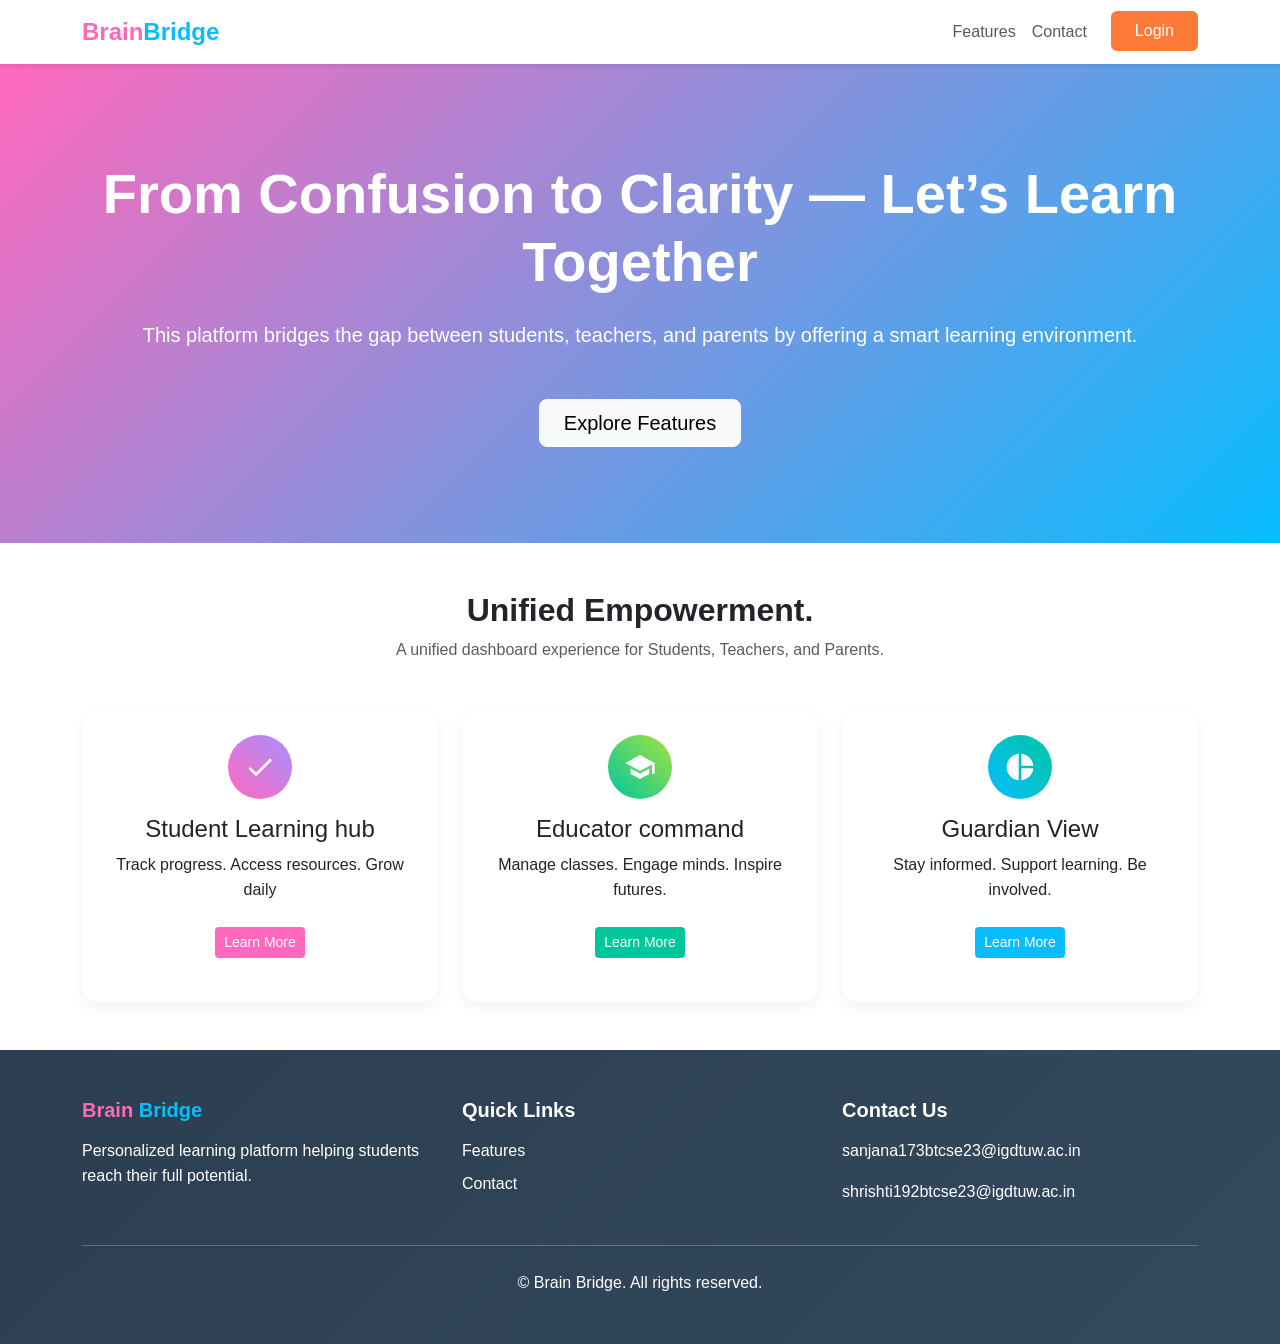
<file: BrainBridge/index.html>
<!DOCTYPE html>
<html lang="en">
<head>
    <meta charset="UTF-8">
    <meta name="viewport" content="width=device-width, initial-scale=1.0">
    <title>Brain Bridge</title>
    <link href="https://cdn.jsdelivr.net/npm/bootstrap@5.3.0/dist/css/bootstrap.min.css" rel="stylesheet">
    <link rel="stylesheet" href="style.css">
    <style>
        :root {
            --primary: #ff68bd;
            --secondary: #a6e23d;
            --accent1: #07bdff;
            --accent2: #a890ff;
            --accent3: #fd7a39;
            --accent4: #00c69e;
            --accent5: #f5e45f;
        }
        
        body {
            font-family: 'Segoe UI', Tahoma, Geneva, Verdana, sans-serif;
        }
        
        /* Gradient Background */
        .hero-section {
            background: linear-gradient(135deg, var(--primary), var(--accent1));
            color: white;
            padding: 6rem 0;
        }
        
        /* Feature Cards */
        .feature-card {
            border: none;
            border-radius: 15px;
            transition: transform 0.3s;
            margin-bottom: 20px;
            height: 100%;
            background: white;
            box-shadow: 0 5px 15px rgba(0,0,0,0.05);
        }
        .feature-card:hover {
            transform: translateY(-10px);
            box-shadow: 0 15px 30px rgba(0,0,0,0.1);
        }
        
        /* Color Classes for Features */
        .bg-feature1 { background: linear-gradient(45deg, var(--primary), var(--accent2)); }
        .bg-feature2 { background: linear-gradient(45deg, var(--accent4), var(--secondary)); }
        .bg-feature3 { background: linear-gradient(45deg, var(--accent1), var(--accent4)); }
        
        /* Navbar */
        .navbar-brand {
            font-weight: 700;
            font-size: 1.5rem;
        }
        
        /* Footer */
        footer {
            background: linear-gradient(135deg, #2c3e50, #34495e);
            color: white;
        }
    </style>
</head>
<body>
    <!-- Navigation -->
    <nav class="navbar navbar-expand-lg navbar-light bg-white sticky-top shadow-sm">
        <div class="container">
            <a class="navbar-brand fw-bold" href="#">
                <span style="color: var(--primary);">Brain</span><span style="color: var(--accent1);">Bridge</span>
            </a>
            <button class="navbar-toggler" type="button" data-bs-toggle="collapse" data-bs-target="#navbarNav">
                <span class="navbar-toggler-icon"></span>
            </button>
            <div class="collapse navbar-collapse" id="navbarNav">
                <ul class="navbar-nav ms-auto">
                    <li class="nav-item">
                        <a class="nav-link" href="#features">Features</a>
                    </li>
                   
                    <li class="nav-item">
                        <a class="nav-link" href="#contact">Contact</a>
                    </li>
                    <li class="nav-item ms-lg-3">
                        <a class="btn btn-primary" href="login.html" style="background: var(--accent3); border: none;">Login</a>
                    </li>
                </ul>
            </div>
        </div>
    </nav>

    <!-- Hero Section -->
    <section class="hero-section text-center">
        <div class="container">
            <h1 class="display-4 fw-bold mb-4">From Confusion to Clarity — Let’s Learn Together</h1>
            <p class="lead mb-5">This platform bridges the gap between students, teachers, and parents by offering a smart learning environment.</p>
            <div class="d-flex justify-content-center gap-3">
                <a href="#features" class="btn btn-light btn-lg px-4">Explore Features</a>
            </div>
        </div>
    </section>

    <!-- Features Section -->
    <section id="features" class="py-5">
        <div class="container">
            <div class="text-center mb-5">
                <h2 class="fw-bold">Unified Empowerment.</h2>
                <p class="text-muted">A unified dashboard experience for Students, Teachers, and Parents.</p>
            </div>
            
            <div class="row g-4">
                <!-- Feature 1 -->
                <div class="col-md-4">
                    <div class="card feature-card">
                        <div class="card-body text-center p-4">
                            <div class="icon-wrapper mb-3 p-3 rounded-circle bg-feature1 d-inline-block">
                                <svg width="32" height="32" viewBox="0 0 24 24" fill="white" xmlns="http://www.w3.org/2000/svg">
                                    <path d="M9 16.17L4.83 12l-1.42 1.41L9 19 21 7l-1.41-1.41L9 16.17z"/>
                                </svg>
                            </div>
                            <h4 class="card-title">Student Learning hub</h4>
                            <p class="card-text">Track progress. Access resources. Grow daily</p>
                            <a href="student-hub.html" class="btn btn-sm mt-2" style="background: var(--primary); color: white;">Learn More</a>
                        </div>
                    </div>
                </div>
                
                <!-- Feature 2 -->
                <div class="col-md-4">
                    <div class="card feature-card">
                        <div class="card-body text-center p-4">
                            <div class="icon-wrapper mb-3 p-3 rounded-circle bg-feature2 d-inline-block">
                                <svg width="32" height="32" viewBox="0 0 24 24" fill="white" xmlns="http://www.w3.org/2000/svg">
                                    <path d="M12 3L1 9l11 6 9-4.91V17h2V9M5 13.18v4L12 21l7-3.82v-4L12 17l-7-3.82z"/>
                                </svg>
                            </div>
                            <h4 class="card-title">Educator command</h4>
                            <p class="card-text">Manage classes. Engage minds. Inspire futures.</p>
                            <a href="teacher-dashboard.html" class="btn btn-sm mt-2" style="background: var(--accent4); color: white;">Learn More</a>
                        </div>
                    </div>
                </div>
                
                <!-- Feature 3 -->
                <div class="col-md-4">
                    <div class="card feature-card">
                        <div class="card-body text-center p-4">
                            <div class="icon-wrapper mb-3 p-3 rounded-circle bg-feature3 d-inline-block">
                                <svg width="32" height="32" viewBox="0 0 24 24" fill="white" xmlns="http://www.w3.org/2000/svg">
                                    <path d="M11 2v20c-5.07-.5-9-4.79-9-10s3.93-9.5 9-10zm2.03 0v8.99H22c-.47-4.74-4.24-8.52-8.97-8.99zm0 11.01V22c4.74-.47 8.5-4.25 8.97-8.99h-8.97z"/>
                                </svg>
                            </div>
                            <h4 class="card-title">Guardian View</h4>
                            <p class="card-text">Stay informed. Support learning. Be involved.</p>
                            <a href="parent-dashboard.html" class="btn btn-sm mt-2" style="background: var(--accent1); color: white;">Learn More</a>
                        </div>
                    </div>
                </div>
            </div>
        </div>
    </section>

   

    <!-- Footer -->
    <footer id="contact" class="py-5 text-white">
        <div class="container">
            <div class="row">
                <div class="col-lg-4 mb-4 mb-lg-0">
                    <h5 class="fw-bold mb-3">
                        <span style="color: var(--primary);">Brain</span>
                        <span style="color: var(--accent1);">Bridge</span>
                    </h5>
                    <p> Personalized learning platform helping students reach their full potential.</p>
                </div>
                <div class="col-lg-4 mb-4 mb-lg-0">
                    <h5 class="fw-bold mb-3">Quick Links</h5>
                    <ul class="list-unstyled">
                        <li class="mb-2"><a href="#features" class="text-white text-decoration-none">Features</a></li>
                        <li><a href="#contact" class="text-white text-decoration-none">Contact</a></li>
                    </ul>
                </div>
                <div class="col-lg-4">
                    <h5 class="fw-bold mb-3">Contact Us</h5>
                    <p>sanjana173btcse23@igdtuw.ac.in</p>
                    <p>shrishti192btcse23@igdtuw.ac.in</p>

                   
                </div>
            </div>
            <hr class="my-4 bg-light">
            <div class="text-center">
                <p class="mb-0">&copy; Brain Bridge. All rights reserved.</p>
            </div>
        </div>
    </footer>

    <script src="https://cdn.jsdelivr.net/npm/bootstrap@5.3.0/dist/js/bootstrap.bundle.min.js"></script>
</body>
</html>
</file>
<file: BrainBridge/style.css>
/* style.css */
/* Main Styles */
body {
    font-family: 'Segoe UI', Tahoma, Geneva, Verdana, sans-serif;
    line-height: 1.6;
}

/* Button Styles */
.btn-primary {
    background-color: #fd7a39;
    border: none;
    padding: 0.5rem 1.5rem;
    transition: all 0.3s ease;
}

.btn-primary:hover {
    background-color: #e06a2f;
    transform: translateY(-2px);
}

/* Feature Icons */
.feature-icon {
    width: 60px;
    height: 60px;
    display: flex;
    align-items: center;
    justify-content: center;
    border-radius: 50%;
    margin: 0 auto 1rem;
    color: white;
    font-size: 1.5rem;
}

/* Progress Bars */
.progress {
    height: 8px;
    border-radius: 4px;
}

.progress-bar {
    border-radius: 4px;
}

/* Responsive Adjustments */
@media (max-width: 768px) {
    .hero-section {
        padding: 4rem 0;
    }
    
    .display-4 {
        font-size: 2.5rem;
    }
}

/* Animation */
@keyframes fadeIn {
    from { opacity: 0; transform: translateY(20px); }
    to { opacity: 1; transform: translateY(0); }
}

.feature-card {
    animation: fadeIn 0.6s ease forwards;
}

.feature-card:nth-child(2) {
    animation-delay: 0.2s;
}

.feature-card:nth-child(3) {
    animation-delay: 0.4s;
}
</file>
